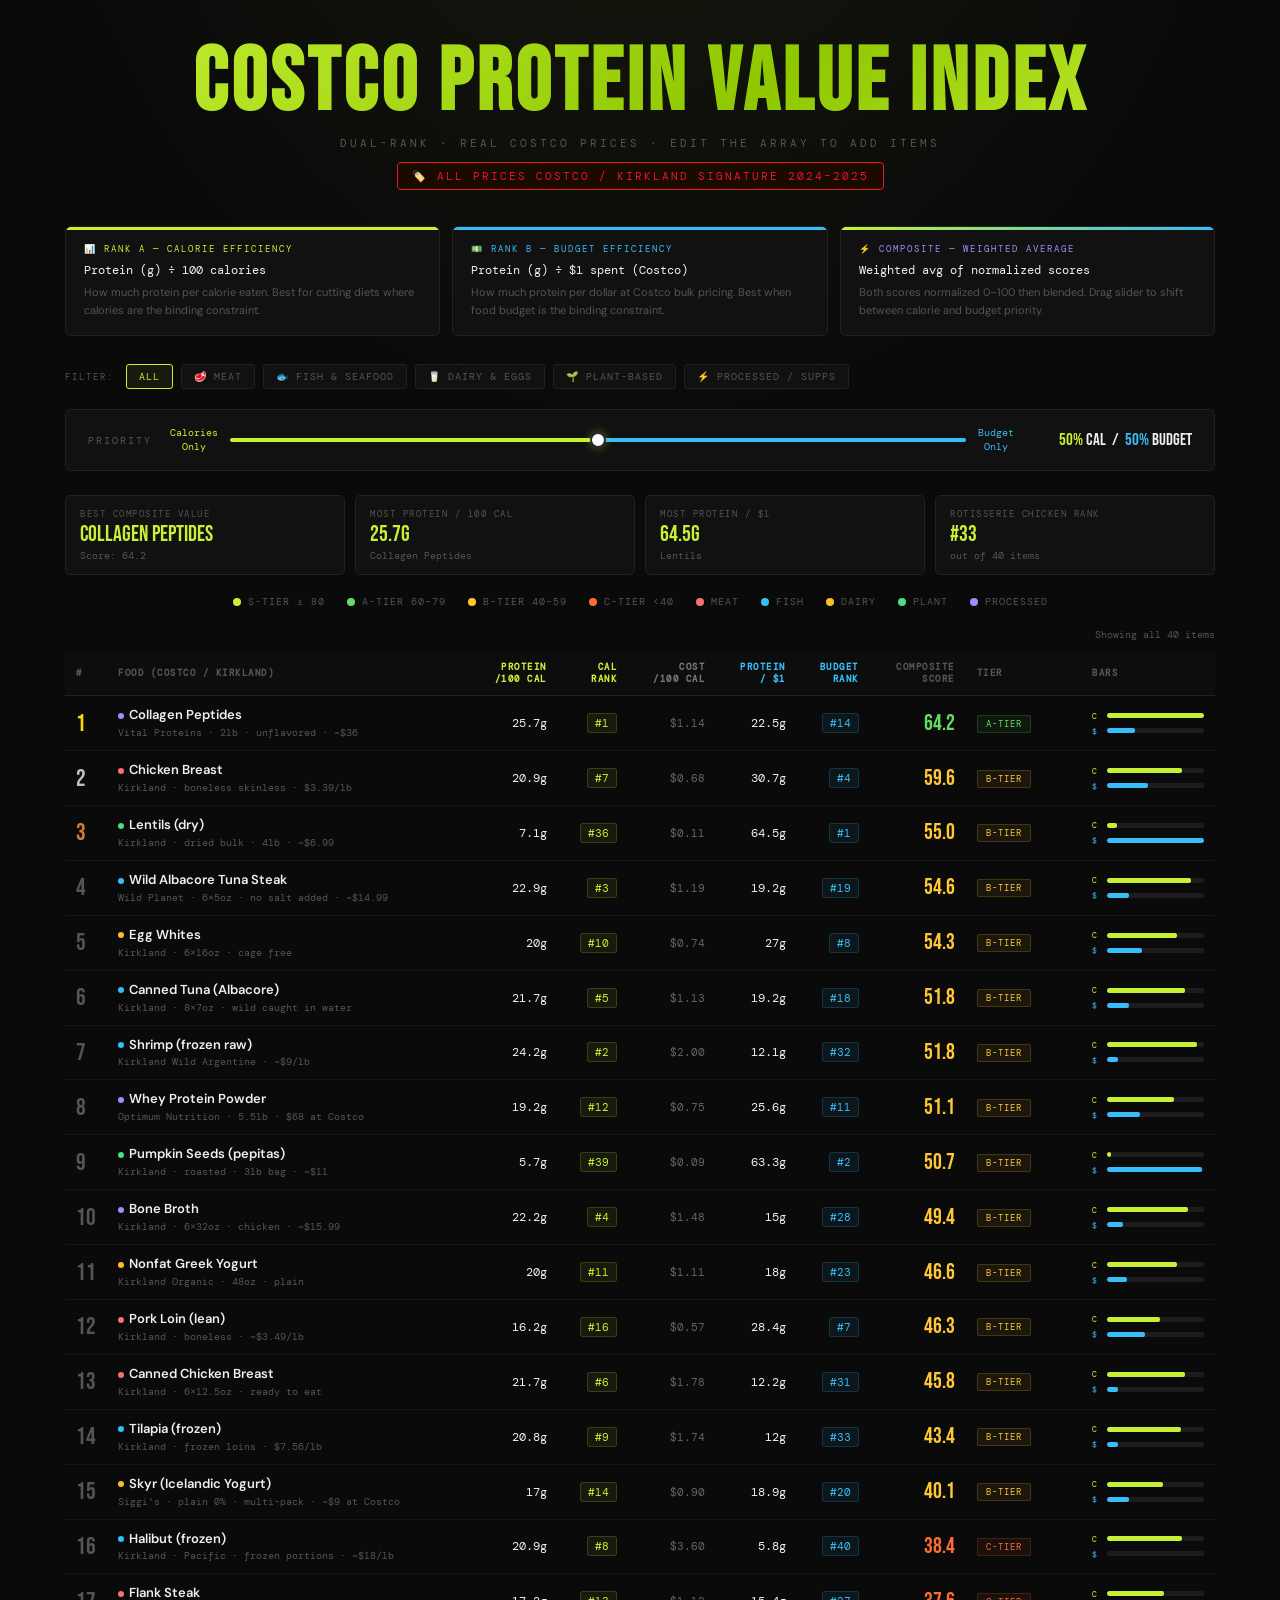
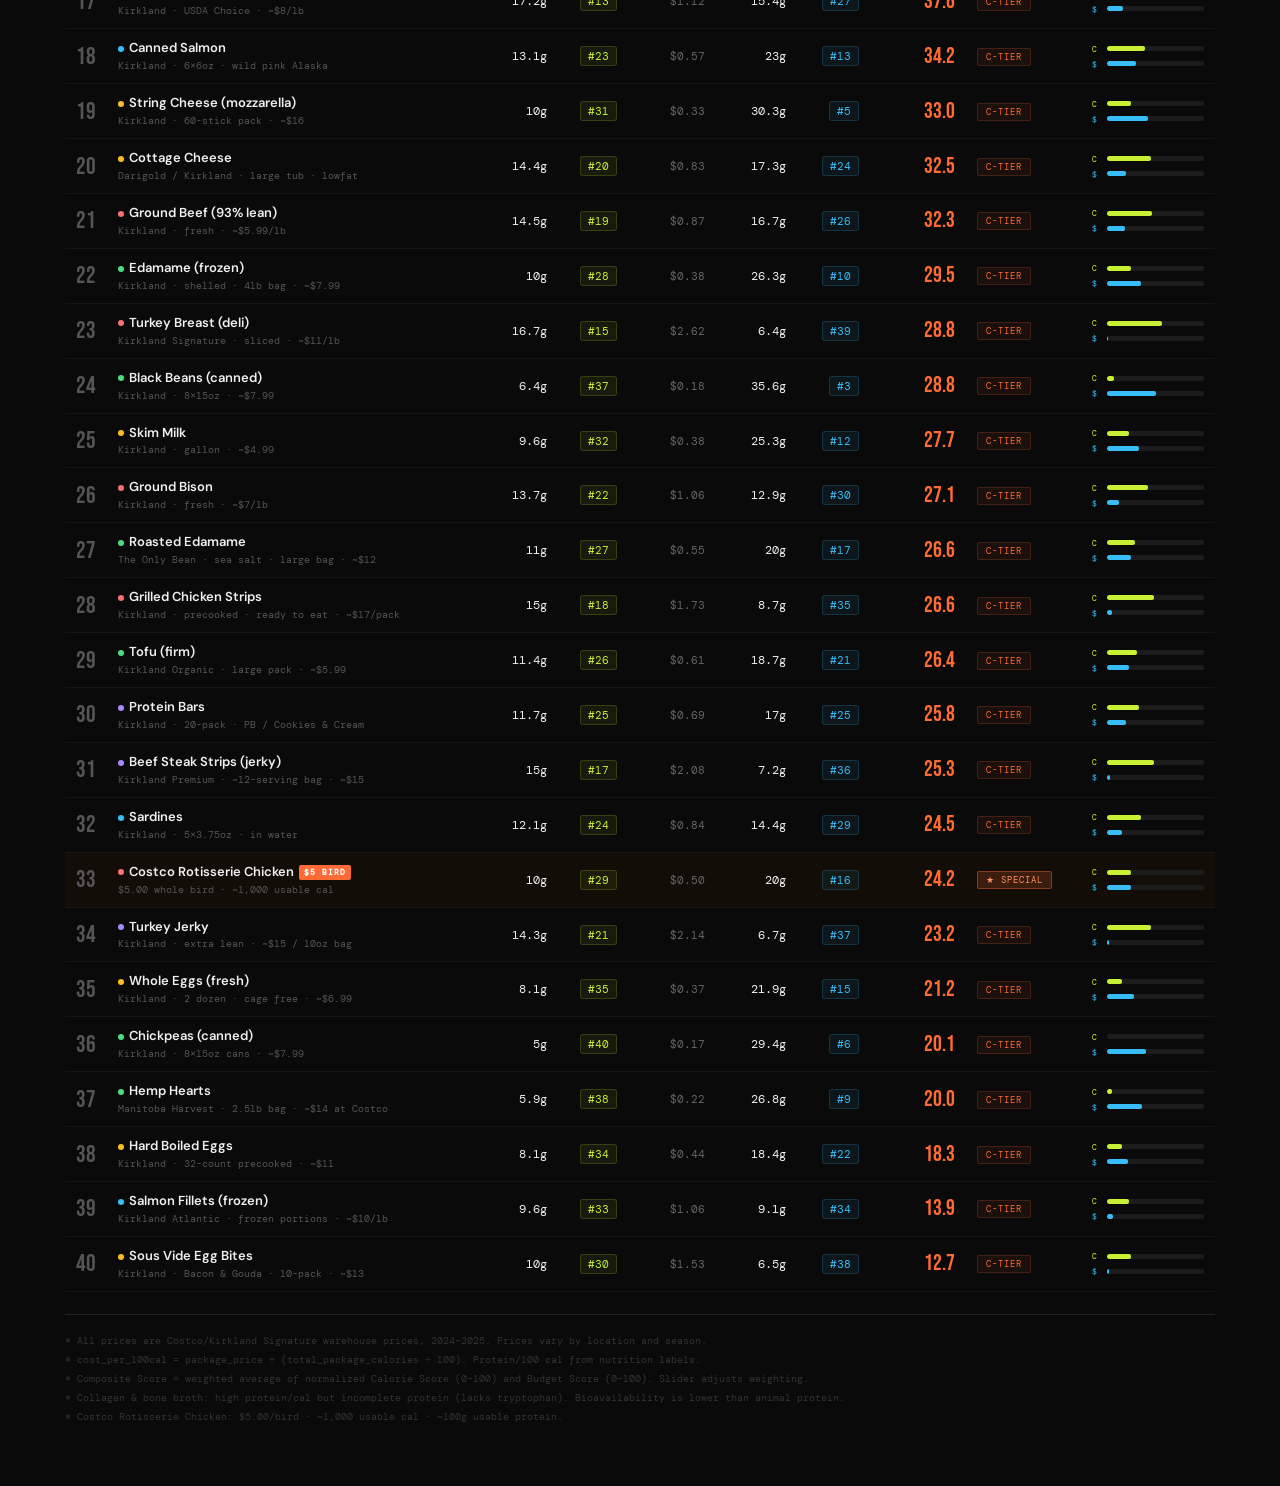
<file: protein-value.html>
<!DOCTYPE html>
<html lang="en">
<head>
<meta charset="UTF-8">
<meta name="viewport" content="width=device-width, initial-scale=1.0">
<title>Costco Protein Value Index</title>
<link href="https://fonts.googleapis.com/css2?family=Bebas+Neue&family=DM+Mono:wght@400;500&family=DM+Sans:wght@400;600&display=swap" rel="stylesheet">
<style>
  :root {
    --bg: #0a0a0a; --surface: #111; --border: #222;
    --accent: #c8f135; --blue: #38bdf8; --accent2: #ff6b35;
    --text: #f0f0f0; --muted: #555; --gold: #ffd700;
  }
  * { margin:0; padding:0; box-sizing:border-box; }
  body { background:var(--bg); color:var(--text); font-family:'DM Sans',sans-serif; min-height:100vh; padding:40px 20px 60px; background-image:radial-gradient(ellipse 80% 40% at 50% -10%,rgba(200,241,53,.07) 0%,transparent 60%); }
  header { text-align:center; margin-bottom:36px; }
  h1 { font-family:'Bebas Neue',cursive; font-size:clamp(44px,7vw,88px); letter-spacing:4px; line-height:1; background:linear-gradient(135deg,var(--accent) 0%,#8ec700 60%,var(--accent) 100%); -webkit-background-clip:text; -webkit-text-fill-color:transparent; background-clip:text; }
  .subtitle { font-family:'DM Mono',monospace; color:var(--muted); font-size:11px; letter-spacing:3px; text-transform:uppercase; margin-top:8px; }
  .costco-badge { display:inline-flex; align-items:center; gap:8px; background:#1a0a00; border:1px solid #e31837; border-radius:4px; padding:6px 14px; font-family:'DM Mono',monospace; font-size:11px; color:#e31837; letter-spacing:2px; text-transform:uppercase; margin-top:12px; }

  /* Add-item hint box */
  .hint-box { max-width:1150px; margin:0 auto 28px; background:#0d0d0d; border:1px solid #1e1e1e; border-left:3px solid var(--accent); border-radius:5px; padding:16px 20px; }
  .hint-title { font-family:'DM Mono',monospace; font-size:9px; letter-spacing:2px; text-transform:uppercase; color:var(--accent); margin-bottom:10px; }
  .hint-code { font-family:'DM Mono',monospace; font-size:12px; color:#aaa; background:#060606; padding:10px 14px; border-radius:4px; line-height:1.8; overflow-x:auto; white-space:pre; }
  .hint-code .field { color:var(--accent); }
  .hint-code .comment { color:var(--muted); }
  .hint-cats { margin-top:10px; display:flex; gap:10px; flex-wrap:wrap; }
  .hint-cat { font-family:'DM Mono',monospace; font-size:10px; padding:2px 8px; border-radius:2px; }

  .method-grid { display:grid; grid-template-columns:1fr 1fr 1fr; gap:12px; max-width:1150px; margin:0 auto 28px; }
  @media(max-width:750px){.method-grid{grid-template-columns:1fr;}}
  .method-card { background:var(--surface); border:1px solid var(--border); border-radius:6px; padding:16px 18px; position:relative; overflow:hidden; }
  .method-card::before { content:''; position:absolute; top:0; left:0; right:0; height:3px; }
  .method-card.cal::before { background:var(--accent); }
  .method-card.dollar::before { background:var(--blue); }
  .method-card.composite::before { background:linear-gradient(90deg,var(--accent),var(--blue)); }
  .method-label { font-family:'DM Mono',monospace; font-size:9px; letter-spacing:2px; text-transform:uppercase; margin-bottom:6px; }
  .method-card.cal .method-label { color:var(--accent); }
  .method-card.dollar .method-label { color:var(--blue); }
  .method-card.composite .method-label { color:#a78bfa; }
  .method-formula { font-family:'DM Mono',monospace; font-size:12px; color:var(--text); margin-bottom:5px; line-height:1.5; }
  .method-desc { font-size:11px; color:var(--muted); line-height:1.6; }

  .filter-row { max-width:1150px; margin:0 auto 20px; display:flex; gap:8px; flex-wrap:wrap; align-items:center; }
  .filter-label { font-family:'DM Mono',monospace; font-size:9px; text-transform:uppercase; letter-spacing:2px; color:var(--muted); margin-right:4px; }
  .filter-btn { font-family:'DM Mono',monospace; font-size:10px; text-transform:uppercase; letter-spacing:1px; padding:5px 12px; border-radius:3px; border:1px solid var(--border); background:var(--surface); color:var(--muted); cursor:pointer; transition:all .15s; }
  .filter-btn:hover { border-color:#444; color:#aaa; }
  .filter-btn.active { border-color:var(--accent); color:var(--accent); background:rgba(200,241,53,.07); }

  .weight-control { max-width:1150px; margin:0 auto 24px; background:var(--surface); border:1px solid var(--border); border-radius:6px; padding:16px 22px; display:flex; align-items:center; gap:18px; flex-wrap:wrap; }
  .weight-label { font-family:'DM Mono',monospace; font-size:10px; text-transform:uppercase; letter-spacing:2px; color:var(--muted); white-space:nowrap; }
  .slider-wrap { flex:1; display:flex; align-items:center; gap:12px; min-width:220px; }
  .slider-end { font-family:'DM Mono',monospace; font-size:10px; white-space:nowrap; line-height:1.4; text-align:center; }
  .slider-end.cal { color:var(--accent); }
  .slider-end.dollar { color:var(--blue); }
  input[type=range] { flex:1; -webkit-appearance:none; height:4px; border-radius:2px; outline:none; cursor:pointer; background:linear-gradient(90deg,var(--accent) var(--fill,50%),var(--blue) var(--fill,50%)); }
  input[type=range]::-webkit-slider-thumb { -webkit-appearance:none; width:16px; height:16px; border-radius:50%; background:#fff; border:2px solid #2a2a2a; box-shadow:0 0 10px rgba(200,241,53,.35); cursor:pointer; }
  .weight-display { font-family:'Bebas Neue',cursive; font-size:17px; white-space:nowrap; min-width:160px; text-align:right; }

  .stats-row { max-width:1150px; margin:0 auto 20px; display:grid; grid-template-columns:repeat(4,1fr); gap:10px; }
  @media(max-width:600px){.stats-row{grid-template-columns:1fr 1fr;}}
  .stat-card { background:var(--surface); border:1px solid var(--border); border-radius:5px; padding:12px 14px; }
  .stat-label { font-family:'DM Mono',monospace; font-size:9px; text-transform:uppercase; letter-spacing:1.5px; color:var(--muted); margin-bottom:4px; }
  .stat-value { font-family:'Bebas Neue',cursive; font-size:22px; color:var(--accent); line-height:1; }
  .stat-sub { font-family:'DM Mono',monospace; font-size:10px; color:var(--muted); margin-top:3px; }

  .legend { display:flex; justify-content:center; gap:22px; margin-bottom:20px; flex-wrap:wrap; }
  .legend-item { display:flex; align-items:center; gap:7px; font-family:'DM Mono',monospace; font-size:10px; color:var(--muted); text-transform:uppercase; letter-spacing:1px; }
  .legend-dot { width:8px; height:8px; border-radius:50%; }

  .count-line { max-width:1150px; margin:0 auto 10px; font-family:'DM Mono',monospace; font-size:10px; color:var(--muted); text-align:right; }

  .table-wrapper { max-width:1150px; margin:0 auto; overflow-x:auto; }
  table { width:100%; border-collapse:collapse; }
  thead th { font-family:'DM Mono',monospace; font-size:9px; text-transform:uppercase; letter-spacing:1.5px; color:var(--muted); padding:10px 11px; text-align:left; border-bottom:1px solid var(--border); white-space:nowrap; position:sticky; top:0; background:#0d0d0d; z-index:10; }
  thead th.num { text-align:right; }

  .cat-dot { display:inline-block; width:6px; height:6px; border-radius:50%; margin-right:5px; vertical-align:middle; }

  tbody tr { border-bottom:1px solid #161616; transition:background .12s; animation:fadeIn .3s ease both; }
  tbody tr:hover { background:#141414; }
  tbody tr.hidden { display:none; }
  @keyframes fadeIn { from{opacity:0;transform:translateY(4px)} to{opacity:1;transform:translateY(0)} }

  td { padding:11px 11px; font-size:13px; vertical-align:middle; }
  td.rank-cell { font-family:'Bebas Neue',cursive; font-size:24px; color:var(--muted); width:42px; padding-right:4px; }
  tr.top1 td.rank-cell { color:var(--gold); }
  tr.top2 td.rank-cell { color:#c0c0c0; }
  tr.top3 td.rank-cell { color:#cd7f32; }

  .food-name { font-weight:600; font-size:13px; line-height:1.3; }
  .food-sub { font-size:10px; color:var(--muted); margin-top:2px; font-family:'DM Mono',monospace; }
  .tag { display:inline-block; font-family:'DM Mono',monospace; font-size:8px; letter-spacing:1px; text-transform:uppercase; padding:2px 5px; border-radius:2px; margin-left:5px; vertical-align:middle; }
  .tag-special { background:var(--accent2); color:#fff; }

  td.num { text-align:right; font-family:'DM Mono',monospace; font-size:12px; }
  td.price-td { text-align:right; font-family:'DM Mono',monospace; font-size:11px; color:#666; }

  .rank-badge { display:inline-block; font-family:'DM Mono',monospace; font-size:11px; padding:2px 7px; border-radius:3px; }
  .cal-badge { background:rgba(200,241,53,.07); color:var(--accent); border:1px solid rgba(200,241,53,.18); }
  .dollar-badge { background:rgba(56,189,248,.07); color:var(--blue); border:1px solid rgba(56,189,248,.18); }

  .composite-num { font-family:'Bebas Neue',cursive; font-size:22px; }

  .tier-pill { display:inline-block; padding:2px 8px; border-radius:2px; font-family:'DM Mono',monospace; font-size:9px; text-transform:uppercase; letter-spacing:1px; white-space:nowrap; }
  .tier-s { background:rgba(200,241,53,.1); color:var(--accent); border:1px solid rgba(200,241,53,.22); }
  .tier-a { background:rgba(100,220,100,.07); color:#64dc64; border:1px solid rgba(100,220,100,.18); }
  .tier-b { background:rgba(255,200,50,.07); color:#ffc832; border:1px solid rgba(255,200,50,.18); }
  .tier-c { background:rgba(255,107,53,.07); color:var(--accent2); border:1px solid rgba(255,107,53,.18); }
  .tier-special { background:rgba(255,107,53,.18); color:#ff9060; border:1px solid rgba(255,107,53,.38); }

  .bars-col { display:flex; flex-direction:column; gap:5px; min-width:90px; }
  .bar-row { display:flex; align-items:center; gap:5px; }
  .bar-lbl { font-family:'DM Mono',monospace; font-size:8px; letter-spacing:1px; text-transform:uppercase; width:10px; }
  .bar-lbl.c { color:var(--accent); }
  .bar-lbl.d { color:var(--blue); }
  .mini-bar { flex:1; background:#1c1c1c; border-radius:2px; height:5px; overflow:hidden; }
  .mini-fill-c { height:100%; background:var(--accent); border-radius:2px; }
  .mini-fill-d { height:100%; background:var(--blue); border-radius:2px; }

  .footnote { max-width:1150px; margin:22px auto 0; font-family:'DM Mono',monospace; font-size:10px; color:#333; line-height:1.9; border-top:1px solid var(--border); padding-top:16px; }
</style>
</head>
<body>

<header>
  <h1>Costco Protein Value Index</h1>
  <p class="subtitle">Dual-Rank · Real Costco Prices · Edit the array to add items</p>
  <div class="costco-badge">🏷️ All prices Costco / Kirkland Signature 2024–2025</div>
</header>

<!-- =====================================================================
     HOW TO ADD A NEW FOOD ITEM
     =====================================================================
     Find the FOODS array below and add a new line in this format:

       ["Name", "Sub description", protein_per_100cal, cost_per_100cal, "category", isSpecial],

     Fields:
       name            → Display name  e.g. "Canned Chicken"
       sub             → Short note    e.g. "Kirkland · 6×12.5oz · ready to eat"
       protein_per_100cal → Grams of protein per 100 calories  e.g. 21.7
       cost_per_100cal → Dollars per 100 calories  e.g. 0.57
       category        → One of: "meat" | "fish" | "dairy" | "plant" | "processed"
       isSpecial       → true for the $5 Costco rotisserie chicken, false for everything else

     HOW TO CALCULATE cost_per_100cal:
       1. Find total calories in the package
       2. cost_per_100cal = package_price / (total_calories / 100)
       Example: $18.99 package with 1680 total calories → 18.99 / (1680/100) = 18.99 / 16.8 = $1.13

     HOW TO FIND protein_per_100cal:
       Check the nutrition label. If it shows 23g protein per 200 cal serving → 23/200*100 = 11.5
       Or just Google "[food name] protein per 100 calories"

     Everything else (ranks, scores, tiers, bars, stats) is computed automatically.
====================================================================== -->
<!-- =====================================================================
     HOW TO ADD A NEW FOOD ITEM
     =====================================================================
<div class="hint-box">
  <div class="hint-title">✏️ How to add a new item — edit the FOODS array in the &lt;script&gt; tag</div>
  <div class="hint-code"><span class="comment">// Add one line anywhere in the FOODS array:</span>
[<span class="field">"Food Name"</span>, <span class="field">"Kirkland · package details · price ref"</span>, <span class="field">protein_per_100cal</span>, <span class="field">cost_per_100cal</span>, <span class="field">"category"</span>, <span class="field">false</span>],
<span class="comment">// cost_per_100cal = package_price ÷ (total_package_calories ÷ 100)
  // protein_per_100cal = nutrition label grams of protein ÷ serving calories × 100
  // category options below — everything else computes automatically</span></div>
  <div class="hint-cats">
    <span class="hint-cat" style="background:rgba(248,113,113,.12);color:#f87171;border:1px solid rgba(248,113,113,.25)">"meat"</span>
    <span class="hint-cat" style="background:rgba(56,189,248,.1);color:#38bdf8;border:1px solid rgba(56,189,248,.22)">"fish"</span>
    <span class="hint-cat" style="background:rgba(251,191,36,.1);color:#fbbf24;border:1px solid rgba(251,191,36,.22)">"dairy"</span>
    <span class="hint-cat" style="background:rgba(74,222,128,.1);color:#4ade80;border:1px solid rgba(74,222,128,.22)">"plant"</span>
    <span class="hint-cat" style="background:rgba(167,139,250,.1);color:#a78bfa;border:1px solid rgba(167,139,250,.22)">"processed"</span>
  </div>
</div>
====================================================================== -->

<div class="method-grid">
  <div class="method-card cal">
    <div class="method-label">📊 Rank A — Calorie Efficiency</div>
    <div class="method-formula">Protein (g) ÷ 100 calories</div>
    <div class="method-desc">How much protein per calorie eaten. Best for cutting diets where calories are the binding constraint.</div>
  </div>
  <div class="method-card dollar">
    <div class="method-label">💵 Rank B — Budget Efficiency</div>
    <div class="method-formula">Protein (g) ÷ $1 spent (Costco)</div>
    <div class="method-desc">How much protein per dollar at Costco bulk pricing. Best when food budget is the binding constraint.</div>
  </div>
  <div class="method-card composite">
    <div class="method-label">⚡ Composite — Weighted Average</div>
    <div class="method-formula">Weighted avg of normalized scores</div>
    <div class="method-desc">Both scores normalized 0–100 then blended. Drag slider to shift between calorie and budget priority.</div>
  </div>
</div>

<div class="filter-row">
  <span class="filter-label">Filter:</span>
  <button class="filter-btn active" data-cat="all">All</button>
  <button class="filter-btn" data-cat="meat">🥩 Meat</button>
  <button class="filter-btn" data-cat="fish">🐟 Fish & Seafood</button>
  <button class="filter-btn" data-cat="dairy">🥛 Dairy & Eggs</button>
  <button class="filter-btn" data-cat="plant">🌱 Plant-Based</button>
  <button class="filter-btn" data-cat="processed">⚡ Processed / Supps</button>
</div>

<div class="weight-control">
  <span class="weight-label">Priority</span>
  <div class="slider-wrap">
    <span class="slider-end cal">Calories<br>Only</span>
    <input type="range" id="slider" min="0" max="100" value="50" step="5">
    <span class="slider-end dollar">Budget<br>Only</span>
  </div>
  <div class="weight-display" id="wDisplay">
    <span style="color:var(--accent)">50%</span> Cal &nbsp;/&nbsp; <span style="color:var(--blue)">50%</span> Budget
  </div>
</div>

<div class="stats-row">
  <div class="stat-card">
    <div class="stat-label">Best Composite Value</div>
    <div class="stat-value" id="statBest">—</div>
    <div class="stat-sub" id="statBestSub">—</div>
  </div>
  <div class="stat-card">
    <div class="stat-label">Most Protein / 100 cal</div>
    <div class="stat-value" id="statCal">—</div>
    <div class="stat-sub" id="statCalSub">—</div>
  </div>
  <div class="stat-card">
    <div class="stat-label">Most Protein / $1</div>
    <div class="stat-value" id="statDol">—</div>
    <div class="stat-sub" id="statDolSub">—</div>
  </div>
  <div class="stat-card">
    <div class="stat-label">Rotisserie Chicken Rank</div>
    <div class="stat-value" id="statCostco">—</div>
    <div class="stat-sub" id="statCostcoSub">out of <span id="totalCount">—</span> items</div>
  </div>
</div>

<div class="legend">
  <div class="legend-item"><div class="legend-dot" style="background:var(--accent)"></div>S-Tier ≥ 80</div>
  <div class="legend-item"><div class="legend-dot" style="background:#64dc64"></div>A-Tier 60–79</div>
  <div class="legend-item"><div class="legend-dot" style="background:#ffc832"></div>B-Tier 40–59</div>
  <div class="legend-item"><div class="legend-dot" style="background:var(--accent2)"></div>C-Tier &lt;40</div>
  <div class="legend-item"><div class="legend-dot" style="background:#f87171"></div>Meat</div>
  <div class="legend-item"><div class="legend-dot" style="background:#38bdf8"></div>Fish</div>
  <div class="legend-item"><div class="legend-dot" style="background:#fbbf24"></div>Dairy</div>
  <div class="legend-item"><div class="legend-dot" style="background:#4ade80"></div>Plant</div>
  <div class="legend-item"><div class="legend-dot" style="background:#a78bfa"></div>Processed</div>
</div>

<div class="count-line" id="countLine"></div>

<div class="table-wrapper">
  <table>
    <thead>
      <tr>
        <th>#</th>
        <th>Food (Costco / Kirkland)</th>
        <th class="num" style="color:var(--accent)">Protein<br>/100 cal</th>
        <th class="num" style="color:var(--accent)">Cal<br>Rank</th>
        <th class="num" style="color:#777">Cost<br>/100 cal</th>
        <th class="num" style="color:var(--blue)">Protein<br>/ $1</th>
        <th class="num" style="color:var(--blue)">Budget<br>Rank</th>
        <th class="num">Composite<br>Score</th>
        <th>Tier</th>
        <th>Bars</th>
      </tr>
    </thead>
    <tbody id="tbody"></tbody>
  </table>
</div>

<div class="footnote">
  * All prices are Costco/Kirkland Signature warehouse prices, 2024–2025. Prices vary by location and season.<br>
  * cost_per_100cal = package_price ÷ (total_package_calories ÷ 100). Protein/100 cal from nutrition labels.<br>
  * Composite Score = weighted average of normalized Calorie Score (0–100) and Budget Score (0–100). Slider adjusts weighting.<br>
  * Collagen &amp; bone broth: high protein/cal but incomplete protein (lacks tryptophan). Bioavailability is lower than animal protein.<br>
  * Costco Rotisserie Chicken: $5.00/bird · ~1,000 usable cal · ~100g usable protein.
</div>

<script>
// =============================================================
//  FOODS ARRAY — edit this to add or remove items
//
//  Format: ["Name", "Sub", protein_per_100cal, cost_per_100cal, "category", isSpecial]
//
//  isSpecial: only true for the $5 Costco rotisserie chicken
// =============================================================
const FOODS = [
  ["Egg Whites",               "Kirkland · 6×16oz · cage free",                    20.0, 0.74, "dairy",     false],
  ["Canned Tuna (Albacore)",   "Kirkland · 8×7oz · wild caught in water",           21.7, 1.13, "fish",      false],
  ["Chicken Breast",           "Kirkland · boneless skinless · $3.39/lb",           20.9, 0.68, "meat",      false],
  ["Tilapia (frozen)",         "Kirkland · frozen loins · $7.56/lb",                20.8, 1.74, "fish",      false],
  ["Shrimp (frozen raw)",      "Kirkland Wild Argentine · ~$9/lb",                  24.2, 2.00, "fish",      false],
  ["Canned Salmon",            "Kirkland · 6×6oz · wild pink Alaska",               13.1, 0.57, "fish",      false],
  ["Nonfat Greek Yogurt",      "Kirkland Organic · 48oz · plain",                   20.0, 1.11, "dairy",     false],
  ["Cottage Cheese",           "Darigold / Kirkland · large tub · lowfat",          14.4, 0.83, "dairy",     false],
  ["Sardines",                 "Kirkland · 5×3.75oz · in water",                    12.1, 0.84, "fish",      false],
  ["Turkey Breast (deli)",     "Kirkland Signature · sliced · ~$11/lb",             16.7, 2.62, "meat",      false],
  ["Pork Loin (lean)",         "Kirkland · boneless · ~$3.49/lb",                   16.2, 0.57, "meat",      false],
  ["Ground Beef (93% lean)",   "Kirkland · fresh · ~$5.99/lb",                      14.5, 0.87, "meat",      false],
  ["Whey Protein Powder",      "Optimum Nutrition · 5.5lb · $68 at Costco",         19.2, 0.75, "processed", false],
  ["Hard Boiled Eggs",         "Kirkland · 32-count precooked · ~$11",               8.1, 0.44, "dairy",     false],
  ["Lentils (dry)",            "Kirkland · dried bulk · 4lb · ~$6.99",               7.1, 0.11, "plant",     false],
  ["Edamame (frozen)",         "Kirkland · shelled · 4lb bag · ~$7.99",             10.0, 0.38, "plant",     false],
  ["Tofu (firm)",              "Kirkland Organic · large pack · ~$5.99",            11.4, 0.61, "plant",     false],
  ["Black Beans (canned)",     "Kirkland · 8×15oz · ~$7.99",                         6.4, 0.18, "plant",     false],
  ["Skim Milk",                "Kirkland · gallon · ~$4.99",                          9.6, 0.38, "dairy",     false],
  ["Costco Rotisserie Chicken","$5.00 whole bird · ~1,000 usable cal",              10.0, 0.50, "meat",      true ],
  ["Beef Steak Strips (jerky)","Kirkland Premium · ~12-serving bag · ~$15",         15.0, 2.08, "processed", false],
  ["Protein Bars",             "Kirkland · 20-pack · PB / Cookies & Cream",         11.7, 0.69, "processed", false],
  ["Sous Vide Egg Bites",      "Kirkland · Bacon & Gouda · 10-pack · ~$13",         10.0, 1.53, "dairy",     false],
  ["Canned Chicken Breast",    "Kirkland · 6×12.5oz · ready to eat",                21.7, 1.78, "meat",      false],
  ["Ground Bison",             "Kirkland · fresh · ~$7/lb",                          13.7, 1.06, "meat",      false],
  ["Hemp Hearts",              "Manitoba Harvest · 2.5lb bag · ~$14 at Costco",      5.9, 0.22, "plant",     false],
  ["Pumpkin Seeds (pepitas)",  "Kirkland · roasted · 3lb bag · ~$11",                5.7, 0.09, "plant",     false],
  ["Chickpeas (canned)",       "Kirkland · 8×15oz cans · ~$7.99",                    5.0, 0.17, "plant",     false],
  ["Wild Albacore Tuna Steak", "Wild Planet · 6×5oz · no salt added · ~$14.99",     22.9, 1.19, "fish",      false],
  ["Salmon Fillets (frozen)",  "Kirkland Atlantic · frozen portions · ~$10/lb",      9.6, 1.06, "fish",      false],
  ["Turkey Jerky",             "Kirkland · extra lean · ~$15 / 10oz bag",            14.3, 2.14, "processed", false],
  ["Whole Eggs (fresh)",       "Kirkland · 2 dozen · cage free · ~$6.99",             8.1, 0.37, "dairy",     false],
  ["Collagen Peptides",        "Vital Proteins · 2lb · unflavored · ~$36",           25.7, 1.14, "processed", false],
  ["Roasted Edamame",          "The Only Bean · sea salt · large bag · ~$12",        11.0, 0.55, "plant",     false],
  ["Flank Steak",              "Kirkland · USDA Choice · ~$8/lb",                    17.2, 1.12, "meat",      false],
  ["Halibut (frozen)",         "Kirkland · Pacific · frozen portions · ~$18/lb",     20.9, 3.60, "fish",      false],
  ["String Cheese (mozzarella)","Kirkland · 60-stick pack · ~$16",                  10.0, 0.33, "dairy",     false],
  ["Bone Broth",               "Kirkland · 6×32oz · chicken · ~$15.99",              22.2, 1.48, "processed", false],
  ["Grilled Chicken Strips",   "Kirkland · precooked · ready to eat · ~$17/pack",    15.0, 1.73, "meat",      false],
  ["Skyr (Icelandic Yogurt)",  "Siggi's · plain 0% · multi-pack · ~$9 at Costco",   17.0, 0.90, "dairy",     false],
];
// =============================================================
//  END OF FOODS ARRAY — do not edit below this line
// =============================================================

const CAT_COLORS = { meat:'#f87171', fish:'#38bdf8', dairy:'#fbbf24', plant:'#4ade80', processed:'#a78bfa' };

// Derive all computed fields from the raw array
function buildData(raw) {
  const data = raw.map(r => ({
    name:    r[0],
    sub:     r[1],
    protein: r[2],             // g protein per 100 cal (provided)
    cost:    r[3],             // $ per 100 cal (provided)
    cat:     r[4],
    special: r[5],
    ppd:     +(r[2] / r[3]).toFixed(1),  // COMPUTED: g protein per $1
  }));

  // COMPUTED: calorie rank (1 = highest protein/100cal)
  [...data].sort((a,b) => b.protein - a.protein).forEach((d,i) => d.calRank = i + 1);

  // COMPUTED: budget rank (1 = highest protein/$)
  [...data].sort((a,b) => b.ppd - a.ppd).forEach((d,i) => d.dollarRank = i + 1);

  // COMPUTED: normalized scores 0–100
  const calMax = Math.max(...data.map(d=>d.protein)), calMin = Math.min(...data.map(d=>d.protein));
  const dolMax = Math.max(...data.map(d=>d.ppd)),    dolMin = Math.min(...data.map(d=>d.ppd));
  data.forEach(d => {
    d.calScore = +((d.protein - calMin) / (calMax - calMin) * 100).toFixed(1);
    d.dolScore = +((d.ppd    - dolMin) / (dolMax - dolMin) * 100).toFixed(1);
  });

  return data;
}

const data = buildData(FOODS);
let budgetWeight = 0.5;
let activeFilter = 'all';

// COMPUTED: composite score (recalculated on every slider move)
function addComposite(data, w) {
  data.forEach(d => {
    d.comp = +((1 - w) * d.calScore + w * d.dolScore).toFixed(1);
  });
}

function tierOf(s) {
  if (s >= 80) return ['S-Tier','tier-s'];
  if (s >= 60) return ['A-Tier','tier-a'];
  if (s >= 40) return ['B-Tier','tier-b'];
  return ['C-Tier','tier-c'];
}

function render() {
  addComposite(data, budgetWeight);
  const sorted = [...data].sort((a,b) => b.comp - a.comp);
  const tbody  = document.getElementById('tbody');
  tbody.innerHTML = '';

  let displayRank = 0;
  let visibleCount = 0;

  sorted.forEach((row, i) => {
    const show = activeFilter === 'all' || row.cat === activeFilter;
    if (show) { displayRank++; visibleCount++; }

    const [tlabel, tclass] = row.special ? ['★ Special','tier-special'] : tierOf(row.comp);
    const compColor = row.comp>=80?'var(--accent)':row.comp>=60?'#64dc64':row.comp>=40?'#ffc832':'var(--accent2)';
    const topClass  = show && displayRank <= 3 ? `top${displayRank}` : '';
    const catColor  = CAT_COLORS[row.cat] || '#888';

    const tr = document.createElement('tr');
    if (topClass) tr.className = topClass;
    if (!show)    tr.classList.add('hidden');
    if (row.special) tr.style.background = '#120d07';
    tr.style.animationDelay = (i * 0.014) + 's';

    tr.innerHTML = `
      <td class="rank-cell">${show ? displayRank : '·'}</td>
      <td>
        <div class="food-name">
          <span class="cat-dot" style="background:${catColor}"></span>${row.name}${row.special ? '<span class="tag tag-special">$5 Bird</span>' : ''}
        </div>
        <div class="food-sub">${row.sub}</div>
      </td>
      <td class="num">${row.protein}g</td>
      <td class="num"><span class="rank-badge cal-badge">#${row.calRank}</span></td>
      <td class="price-td">$${row.cost.toFixed(2)}</td>
      <td class="num">${row.ppd}g</td>
      <td class="num"><span class="rank-badge dollar-badge">#${row.dollarRank}</span></td>
      <td class="num"><span class="composite-num" style="color:${compColor}">${row.comp.toFixed(1)}</span></td>
      <td><span class="tier-pill ${tclass}">${tlabel}</span></td>
      <td>
        <div class="bars-col">
          <div class="bar-row"><span class="bar-lbl c">C</span><div class="mini-bar"><div class="mini-fill-c" style="width:${row.calScore}%"></div></div></div>
          <div class="bar-row"><span class="bar-lbl d">$</span><div class="mini-bar"><div class="mini-fill-d" style="width:${row.dolScore}%"></div></div></div>
        </div>
      </td>`;
    tbody.appendChild(tr);
  });

  // Update stats
  const vis = sorted.filter(d => activeFilter === 'all' || d.cat === activeFilter);
  if (vis.length) {
    document.getElementById('statBest').textContent    = vis[0].name.split('(')[0].trim().split(' ').slice(0,3).join(' ');
    document.getElementById('statBestSub').textContent = `Score: ${vis[0].comp.toFixed(1)}`;
    const cb = [...vis].sort((a,b)=>b.protein-a.protein)[0];
    document.getElementById('statCal').textContent    = cb.protein + 'g';
    document.getElementById('statCalSub').textContent = cb.name.split('(')[0].trim().split(' ').slice(0,3).join(' ');
    const db = [...vis].sort((a,b)=>b.ppd-a.ppd)[0];
    document.getElementById('statDol').textContent    = db.ppd + 'g';
    document.getElementById('statDolSub').textContent = db.name.split('(')[0].trim().split(' ').slice(0,3).join(' ');
  }
  const costcoRank = sorted.findIndex(d => d.special) + 1;
  document.getElementById('statCostco').textContent   = '#' + costcoRank;
  document.getElementById('totalCount').textContent   = data.length;
  document.getElementById('countLine').textContent    =
    activeFilter === 'all'
      ? `Showing all ${data.length} items`
      : `Showing ${visibleCount} of ${data.length} items`;
}

// Slider
const slider   = document.getElementById('slider');
const wDisplay = document.getElementById('wDisplay');
slider.addEventListener('input', () => {
  budgetWeight = slider.value / 100;
  const calPct = 100 - +slider.value;
  slider.style.setProperty('--fill', slider.value + '%');
  wDisplay.innerHTML = `<span style="color:var(--accent)">${calPct}%</span> Cal &nbsp;/&nbsp; <span style="color:var(--blue)">${slider.value}%</span> Budget`;
  render();
});

// Filters
document.querySelectorAll('.filter-btn').forEach(btn => {
  btn.addEventListener('click', () => {
    document.querySelectorAll('.filter-btn').forEach(b => b.classList.remove('active'));
    btn.classList.add('active');
    activeFilter = btn.dataset.cat;
    render();
  });
});

slider.style.setProperty('--fill', '50%');
render();
</script>
</body>
</html>
</file>
